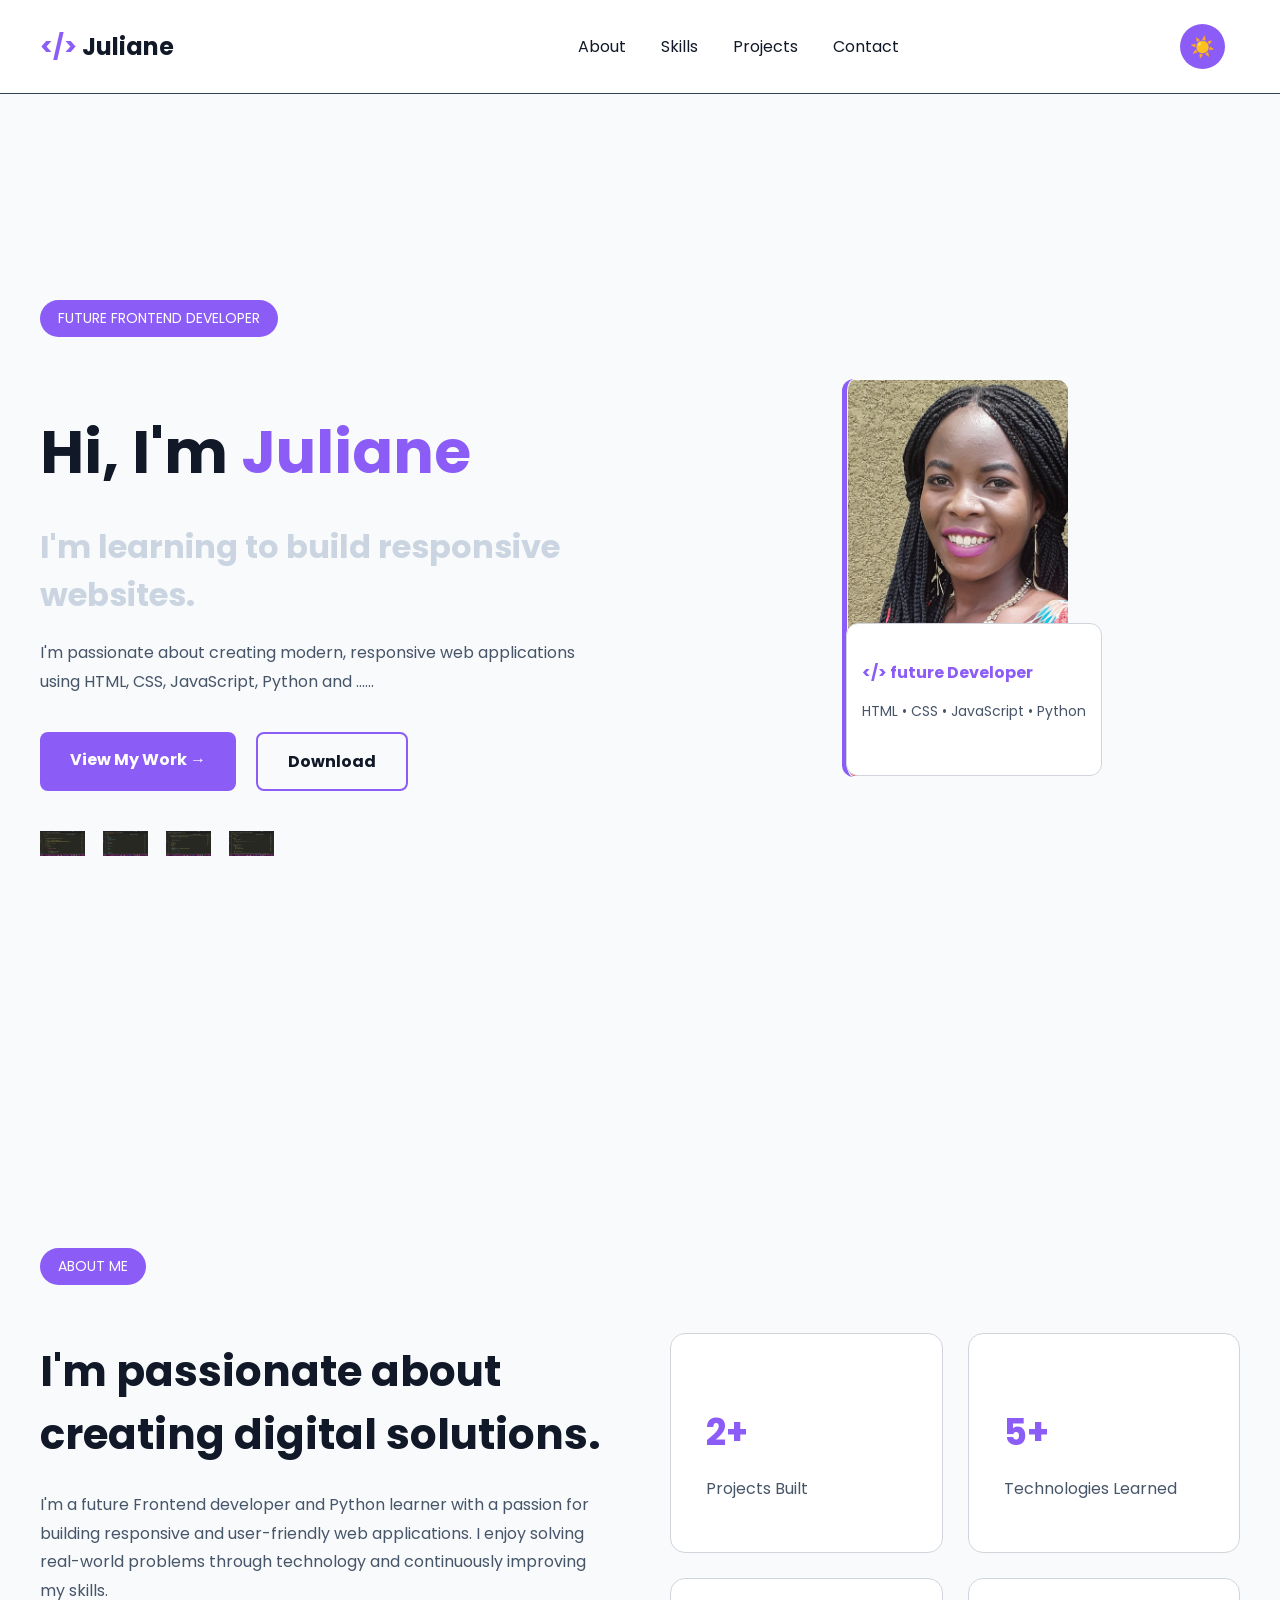
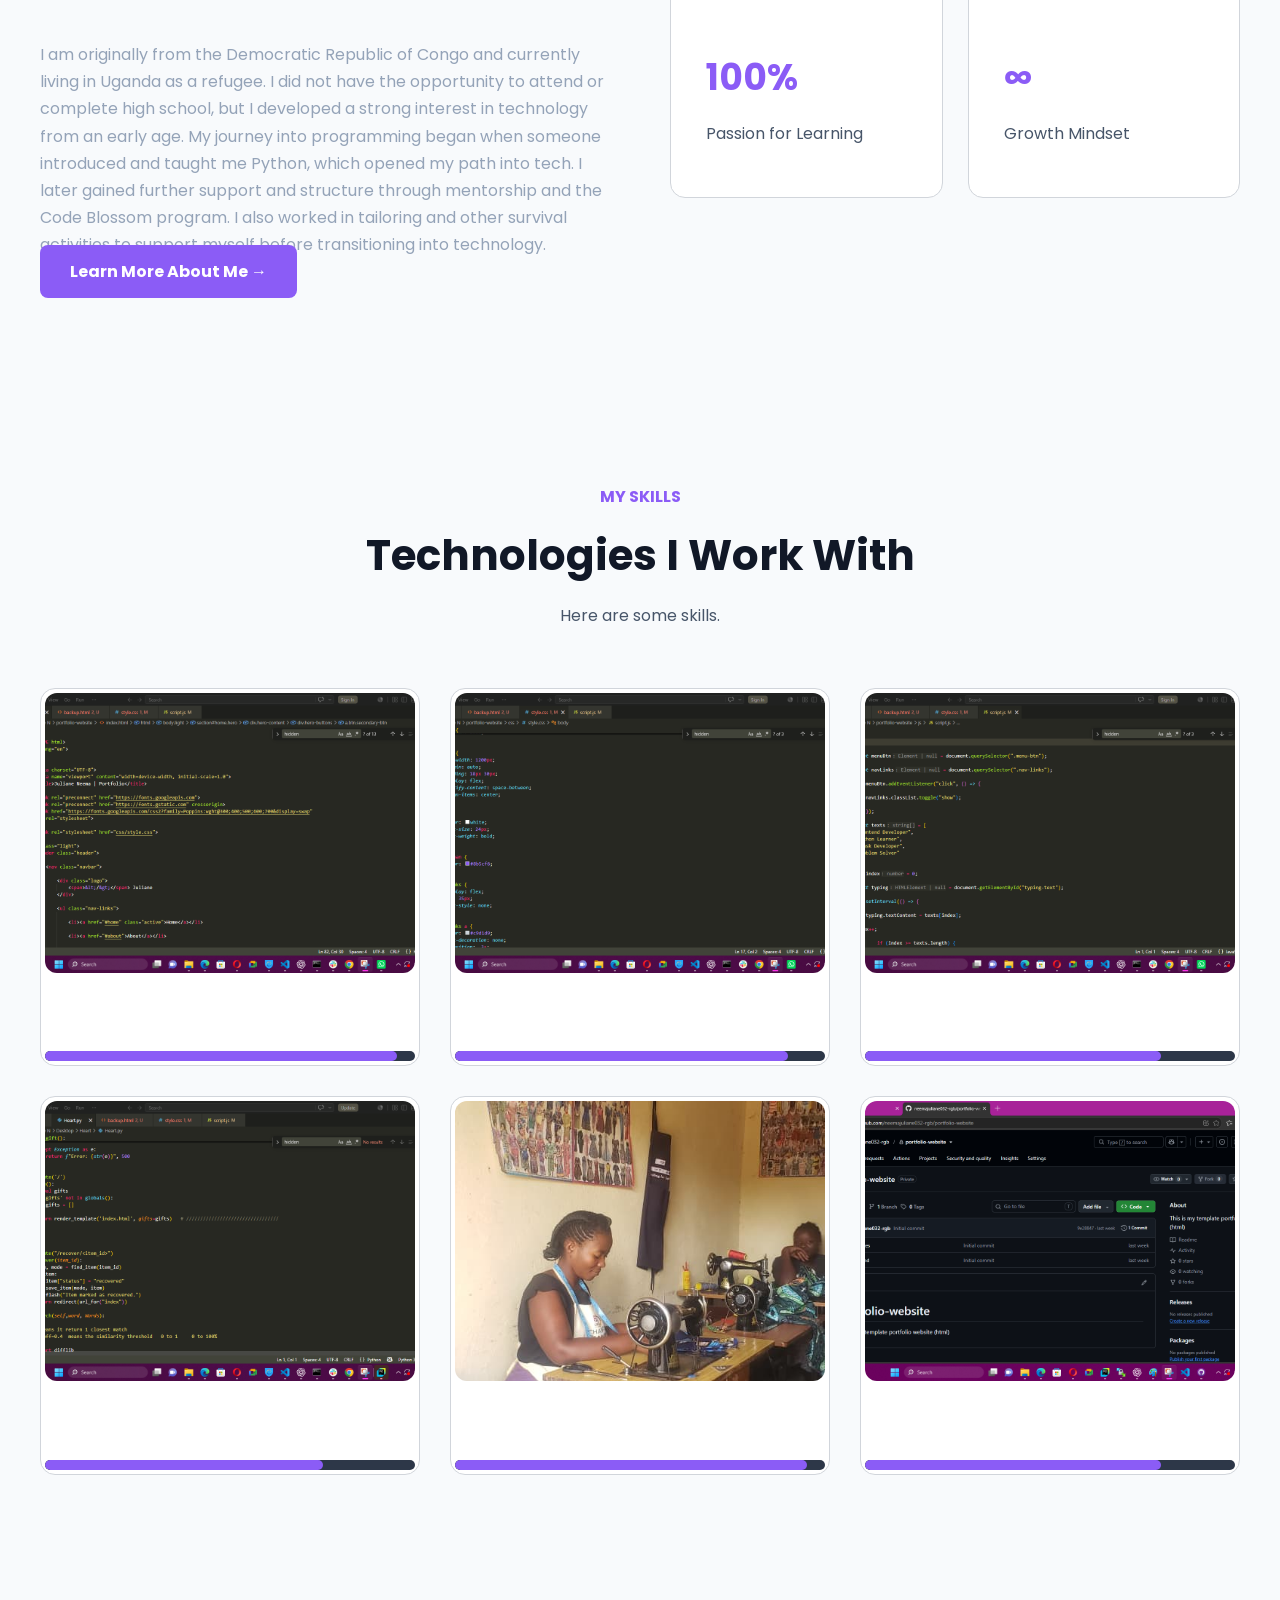
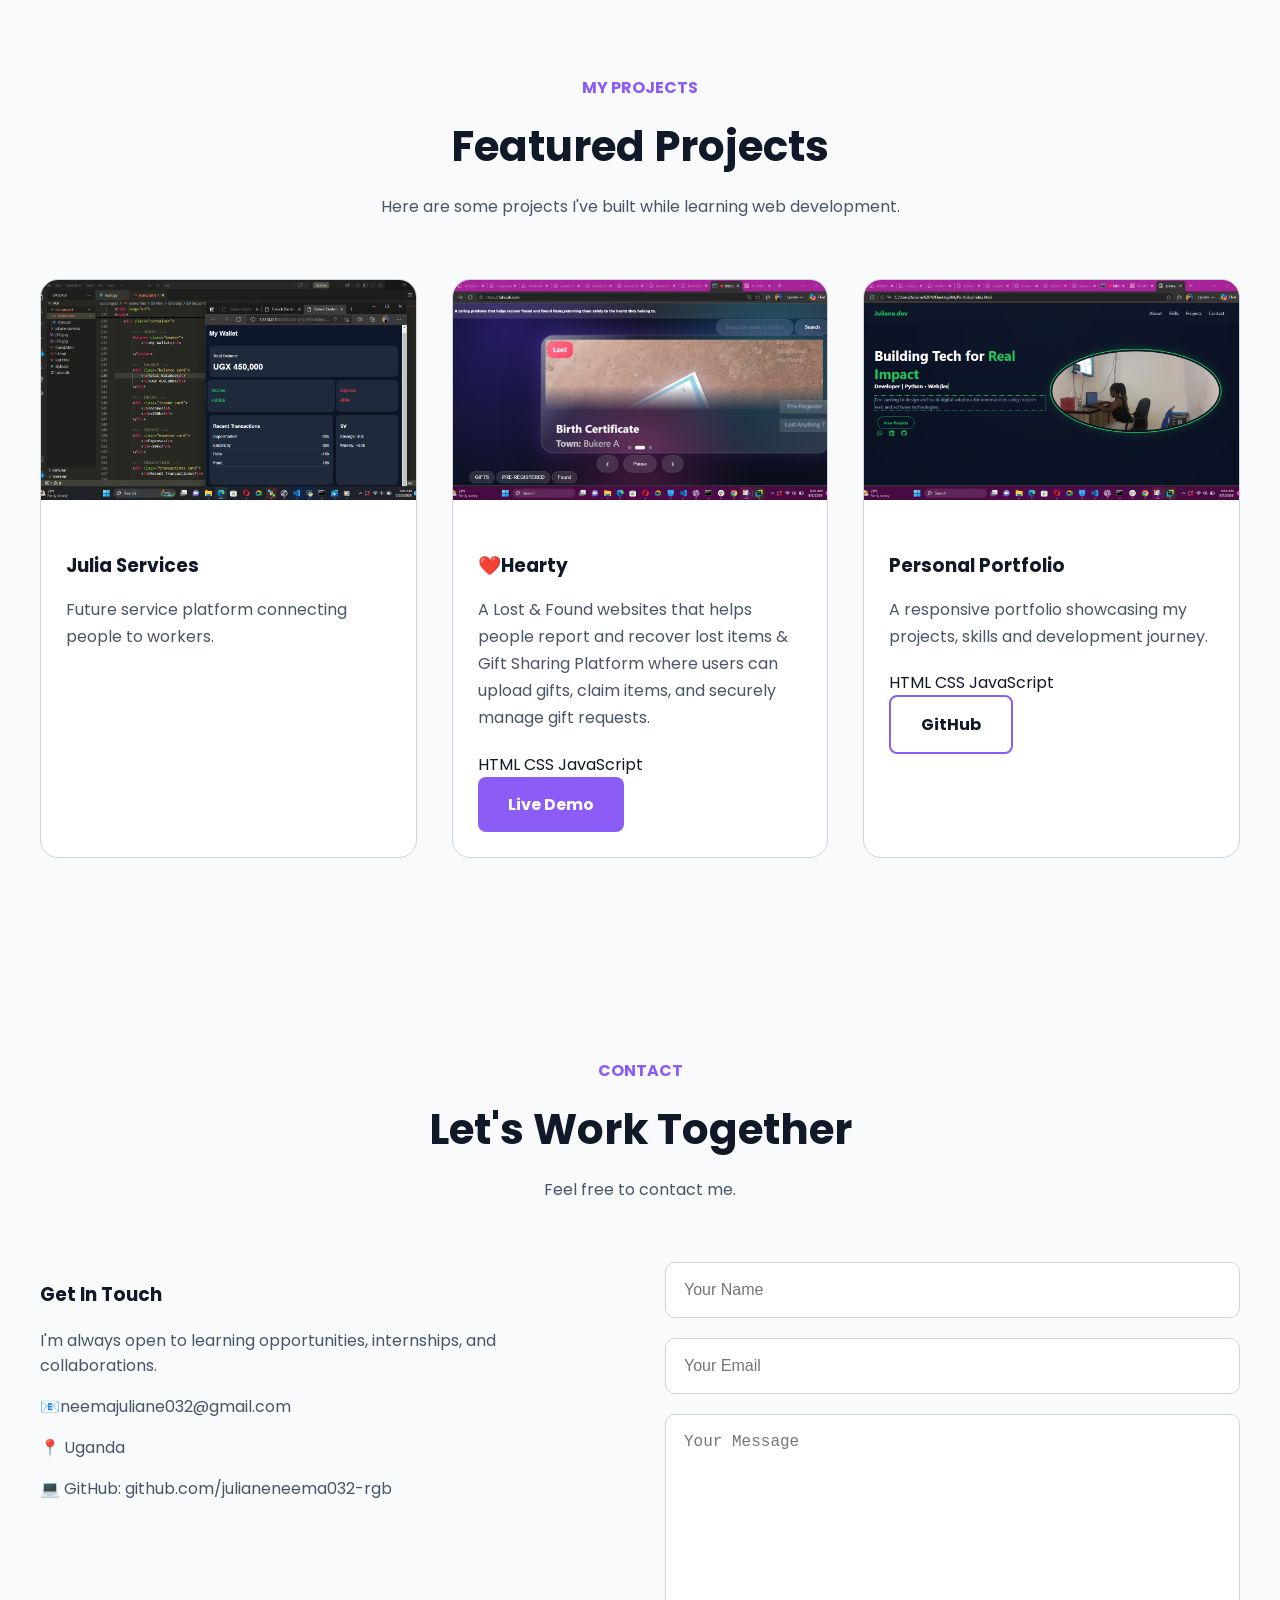
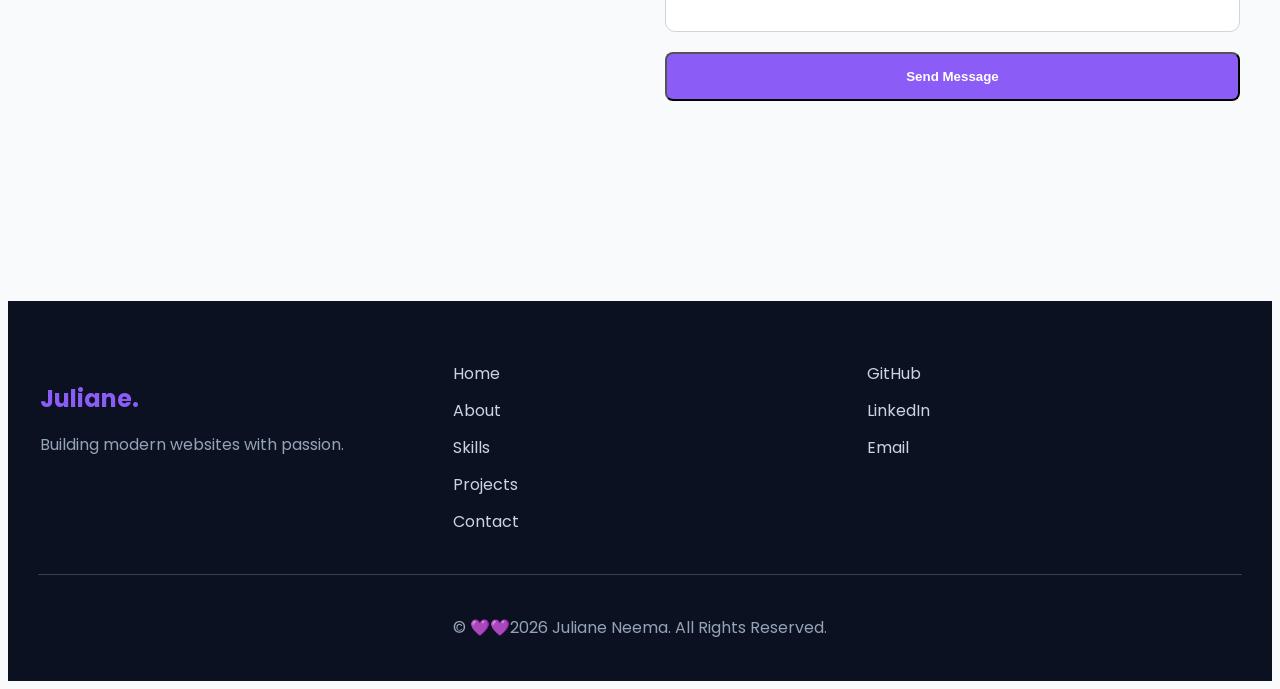
<file: index.html>
<!DOCTYPE html>
<html lang="en">

<head>
    <meta charset="UTF-8">
    <meta name="viewport" content="width=device-width, initial-scale=1.0">
    <title>Juliane Neema | Portfolio</title>

    <link rel="preconnect" href="https://fonts.googleapis.com">
    <link rel="preconnect" href="https://fonts.gstatic.com" crossorigin>
    <link href="https://fonts.googleapis.com/css2?family=Poppins:wght@300;400;500;600;700&display=swap"
        rel="stylesheet">

    <link rel="stylesheet" href="css/style.css">
</head>
<body class="light">


    <header class="header">

        <nav class="navbar">

            <div class="logo">
                <span>&lt;/&gt;</span> Juliane
            </div>

            <ul class="nav-links">

                <li><a href="#home" class="active">Home</a></li>

                <li><a href="#about">About</a></li>

                <li><a href="#skills">Skills</a></li>

                <li><a href="#projects">Projects</a></li>

                <li><a href="#contact">Contact</a></li>

            </ul>

            <div class="menu-btn">

                ☰

            </div>

            <button id="theme-toggle" class="theme-btn">

                ☀️

            </button>

        </nav>

    </header>



    <section id="home" class="hero">

        
        <div class="hero-content">

            <span class="hero-tag">FUTURE FRONTEND DEVELOPER</span>

            <h1>
                Hi, I'm
                <span>Juliane</span>
            </h1>

            <h2 id="typing-text">
                I'm learning to build responsive websites.
            </h2>

            <p>
                I'm passionate about creating modern, responsive web applications
                using HTML, CSS, JavaScript, Python and ......
            </p>

            <div class="hero-buttons">

                <a href="#projects" class="btn primary-btn">
                    View My Work →
                </a>

                <a href="cv.pdf" class="btn secondary-btn">
                    Download 
                </a>

            </div>

            <div class="tech-icons">

                <img src="image/html.png" alt="HTML">

                <img src="image/css.png" alt="CSS">

                <img src="image/js.png" alt="JavaScript">

                <img src="image/python.png" alt="Python">

                

            </div>

        </div>

        
        <div class="hero-image">

            <div class="circle"></div>

            <img src="image/july.jpg" alt="Juliane">

            <div class="floating-card">

                <h4>&lt;/&gt; future Developer</h4>

                <p>HTML • CSS • JavaScript • Python</p>

            </div>

        </div>

    </section>


    <section id="about" class="about hidden">

      
        <div class="about-content">

            <span class="section-tag">
                ABOUT ME
            </span>

            <h2>
                I'm passionate about creating digital solutions.
            </h2>

            <p>
                I'm a future Frontend developer and Python learner with a passion for
                building responsive and user-friendly web applications.
                I enjoy solving real-world problems through technology and
                continuously improving my skills.
            </p>
            <p style="max-width:800px;margin:auto;color:#94a3b8;line-height:1.7;">
                I am  originally from the Democratic Republic of Congo and currently living in
                Uganda as a refugee. I did
                not have the opportunity to attend or complete high school, but I developed a strong interest in technology from an
                early age.
                My journey into programming began when someone introduced and taught me Python, which opened my path into tech. I
                later
                gained further support and structure through mentorship and the Code Blossom program.
                I also worked in tailoring and other survival activities to support myself before transitioning into technology.
                
            </p>

            <a href="#contact" class="btn primary-btn">
                Learn More About Me →
            </a>

        </div>

        
        <div class="about-cards">

            <div class="card">

                <h3>2+</h3>

                <p>Projects Built</p>

            </div>

            <div class="card">

                <h3>5+</h3>

                <p>Technologies Learned</p>

            </div>

            <div class="card">

                <h3>100%</h3>

                <p>Passion for Learning</p>

            </div>

            <div class="card">

                <h3>∞</h3>

                <p>Growth Mindset</p>

            </div>

        </div>

    </section>


    <section id="skills" class="skills hidden">

        <div class="section-title">

            <span>MY SKILLS</span>

            <h2>Technologies I Work With</h2>

            <p>
                Here are some skills.
            </p>

        </div>

        <div class="skills-container">

            
            <div class="skill-card hidden">

                <img src="image/html.png" alt="HTML">

                <h3>HTML</h3>

                <div class="progress">

                    <div class="progress-bar html">
                        <span>95%</span>
                    </div>

                </div>

            </div>

            
            <div class="skill-card hidden">

                <img src="image/css.png" alt="CSS">

                <h3>CSS</h3>

                <div class="progress">

                    <div class="progress-bar css">
                        <span>90%</span>
                    </div>

                </div>

            </div>

            
            <div class="skill-card hidden">

                <img src="image/js.png" alt="JavaScript">

                <h3>JavaScript</h3>

                <div class="progress">

                    <div class="progress-bar js">
                        <span>70%</span>
                    </div>

                </div>

            </div>

            
            <div class="skill-card hidden">

                <img src="image/python.png" alt="Python">

                <h3>Python</h3>

                <div class="progress">

                    <div class="progress-bar python">
                        <span>60%</span>
                    </div>

                </div>

            </div>

            
            <div class="skill-card hidden">

                <img src="image/tailoring.jpeg" alt="tailoring">

                <h3>Tailoring</h3>

                <div class="progress">

                    <div class="progress-bar tailoring">
                        <span>95%</span>
                    </div>

                </div>

            </div>

            
            <div class="skill-card hidden">

                <img src="image/git.png" alt="Git">

                <h3>Git & GitHub</h3>

                <div class="progress">

                    <div class="progress-bar git">
                        <span>80%</span>
                    </div>

                </div>

            </div>

        </div>

    </section>


    <section id="projects" class="projects hidden">

        <div class="section-title">

            <span>MY PROJECTS</span>

            <h2>Featured Projects</h2>

            <p>
                Here are some projects I've built while learning web development.
            </p>

        </div>

        <div class="projects-container">

            
            <div class="project-card hidden">

                <img src="image/julian.png" alt="connect your works whith customas">
                <div class="project-content">
                    <h3>Julia Services</h3>
                    <p>Future service platform connecting people to workers.</p>

                </div>

            </div>

            
            <div class="project-card hidden">

                <img src="image/lost.png" alt="FindIt">

                <div class="project-content">

                    <h3>❤️Hearty</h3>

                    <p>
                        A Lost & Found websites that helps people report
                        and recover lost items & Gift Sharing Platform where users can upload gifts,
                        claim items, and securely manage gift requests.
                    </p>

                    <div class="project-tech">

                        <span>HTML</span>
                        <span>CSS</span>
                        <span>JavaScript</span>

                    </div>

                    <div class="project-buttons">

                        <a href="https://tafazali.com" class="btn primary-btn">Live Demo</a>

                    </div>

                </div>

            </div>

           
            <div class="project-card hidden">

                <img src="image/mypotfolio1.png" alt="Portfolio">

                <div class="project-content">

                    <h3>Personal Portfolio</h3>

                    <p>
                        A responsive portfolio showcasing my projects,
                        skills and development journey.
                    </p>

                    <div class="project-tech">

                        <span>HTML</span>
                        <span>CSS</span>
                        <span>JavaScript</span>

                    </div>

                    <div class="project-buttons">

                        <a href="https://github.com/neemajuliane032-rgb" class="btn secondary-btn">GitHub</a>

                    </div>
                </div>

            </div>

        </div>

    </section>


    <section id="contact" class="contact hidden">

        <div class="section-title">

            <span>CONTACT</span>

            <h2>Let's Work Together</h2>

            <p>
                 Feel free to contact me.
            </p>

        </div>

        <div class="contact-container">

            
            <div class="contact-info">

                <h3>Get In Touch</h3>

                <p>
                    I'm always open to learning opportunities, internships,
                     and collaborations.
                </p>

                <div class="info">

                    <p>📧neemajuliane032@gmail.com</p>

                    <p>📍 Uganda</p>

                    <p>💻 GitHub: github.com/julianeneema032-rgb</p>

                </div>

            </div>

            
            <form id="contact-form">

                <input type="text" id="name" placeholder="Your Name">

                <input type="email" id="email" placeholder="Your Email">

                <textarea id="message" placeholder="Your Message"></textarea>

                <button class="btn primary-btn">
                    Send Message
                </button>

            </form>

        </div>

    </section>


    <footer class="footer">

        <div class="footer-content">

            <div class="footer-logo">

                <h2>Juliane.</h2>

                <p>
                    Building modern websites with passion.
                </p>

            </div>

            <div class="footer-links">

                <a href="#home">Home</a>

                <a href="#about">About</a>

                <a href="#skills">Skills</a>

                <a href="#projects">Projects</a>

                <a href="#contact">Contact</a>

            </div>

            <div class="footer-social">

                <a href="#">GitHub</a>

                <a href="#">LinkedIn</a>

                <a href="#">Email</a>

            </div>

        </div>

        <hr>

        <p class="copyright">

            © 💜💜2026 Juliane Neema. All Rights Reserved.

        </p>

    </footer>



    <button id="topBtn">
        ↑
    </button>

    <script src="js/script.js"></script>
</body>
</html>
</file>
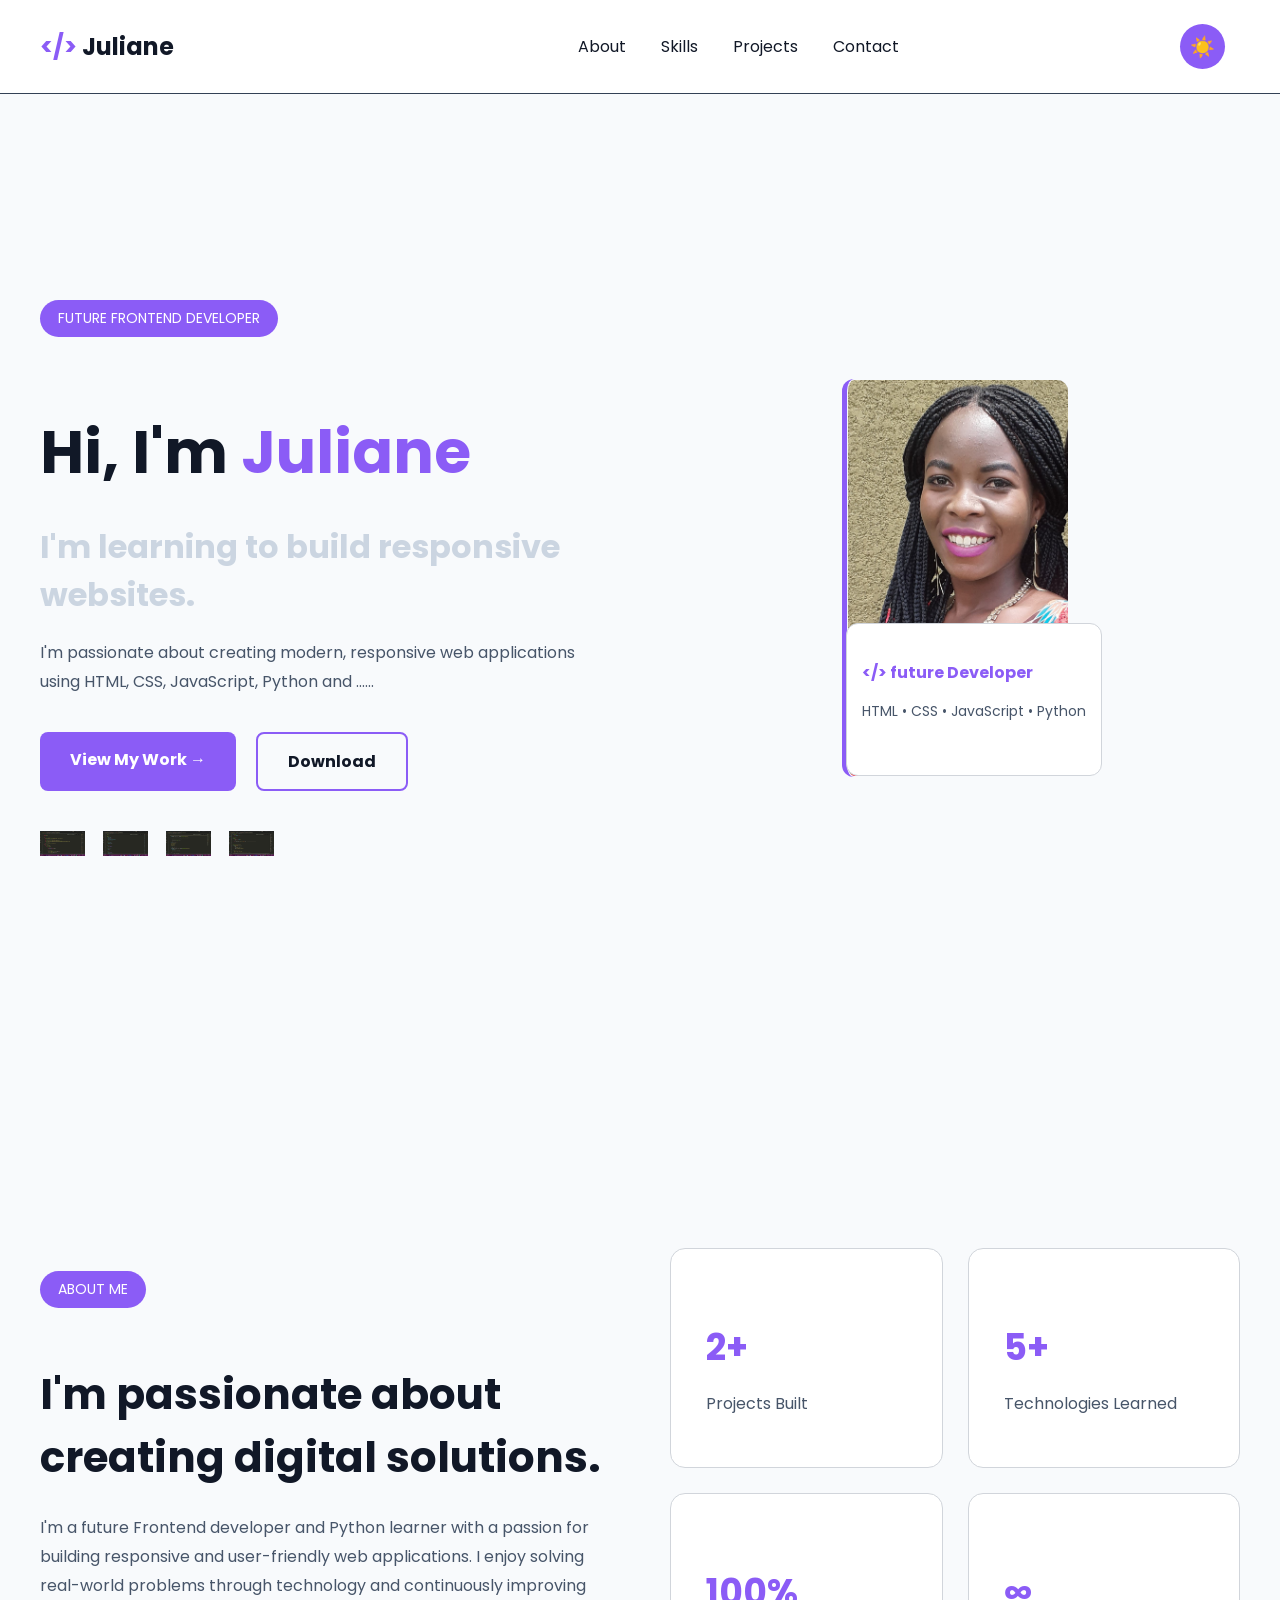
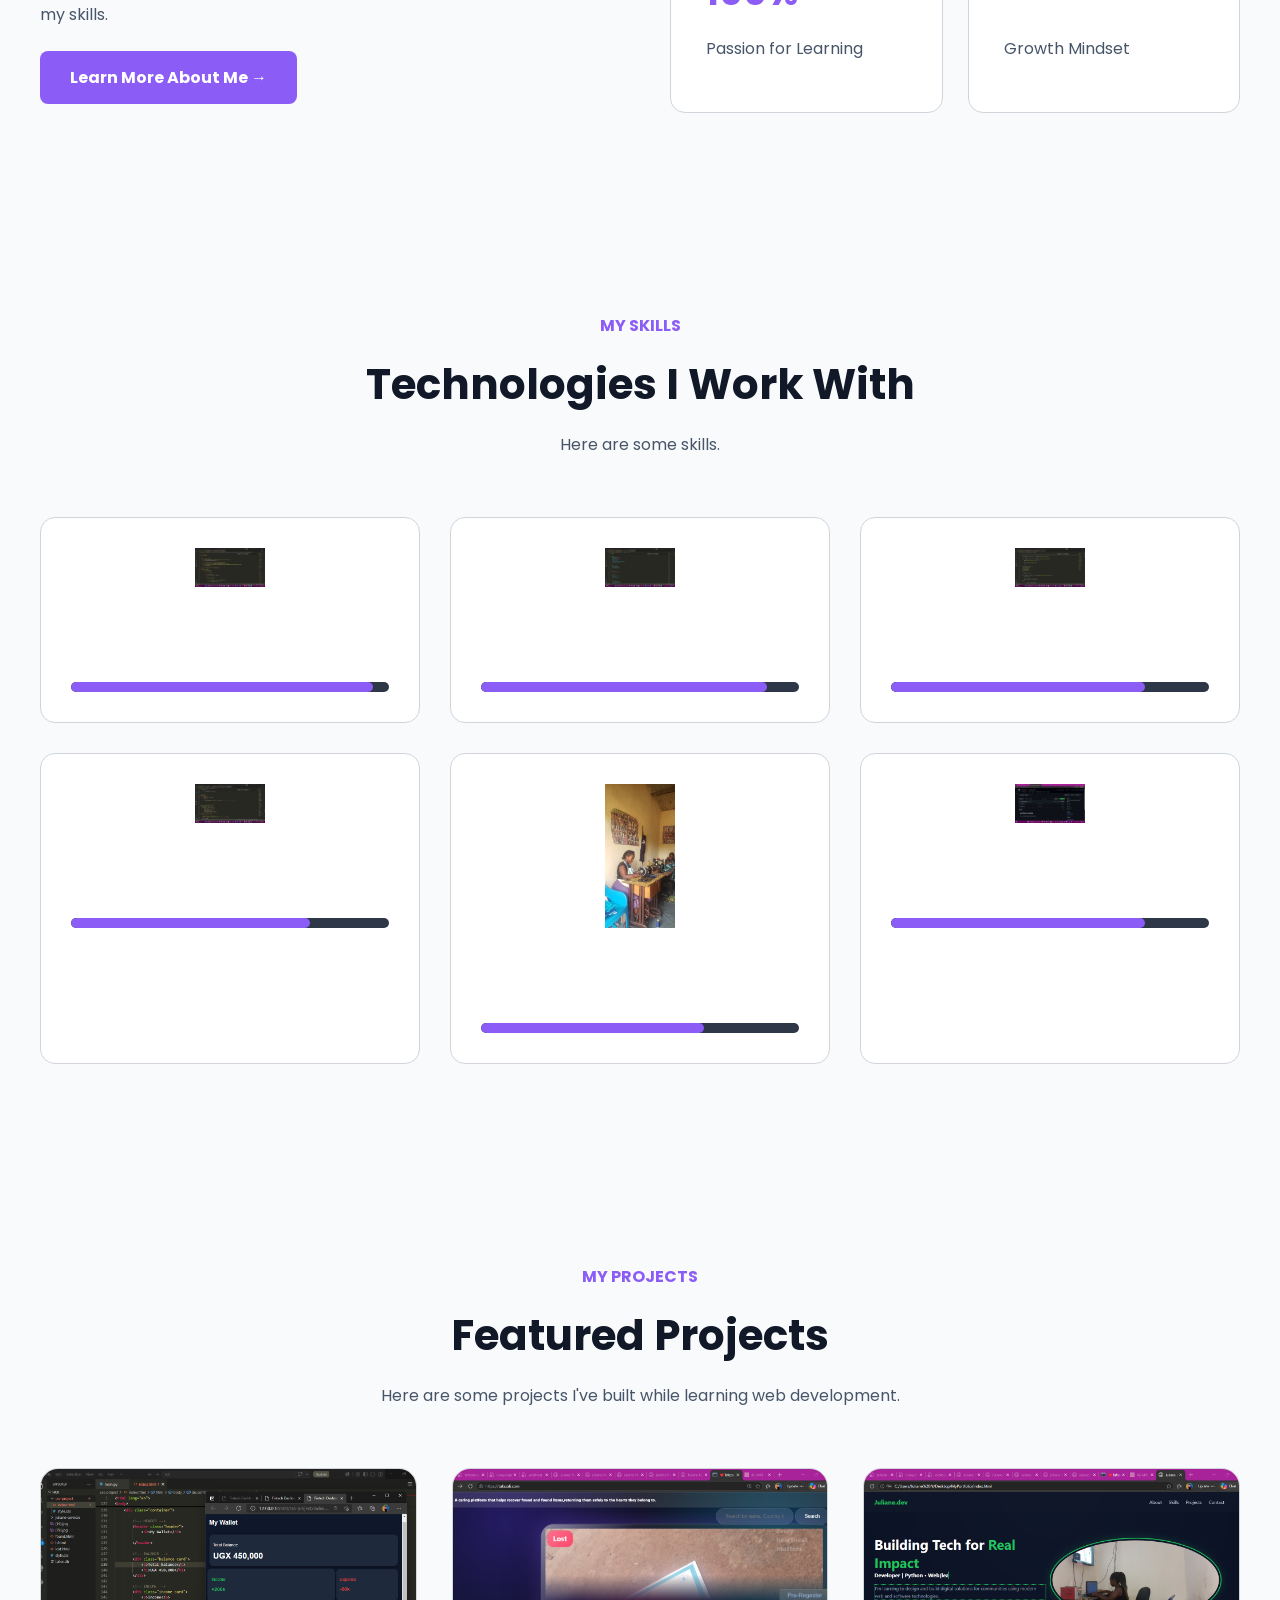
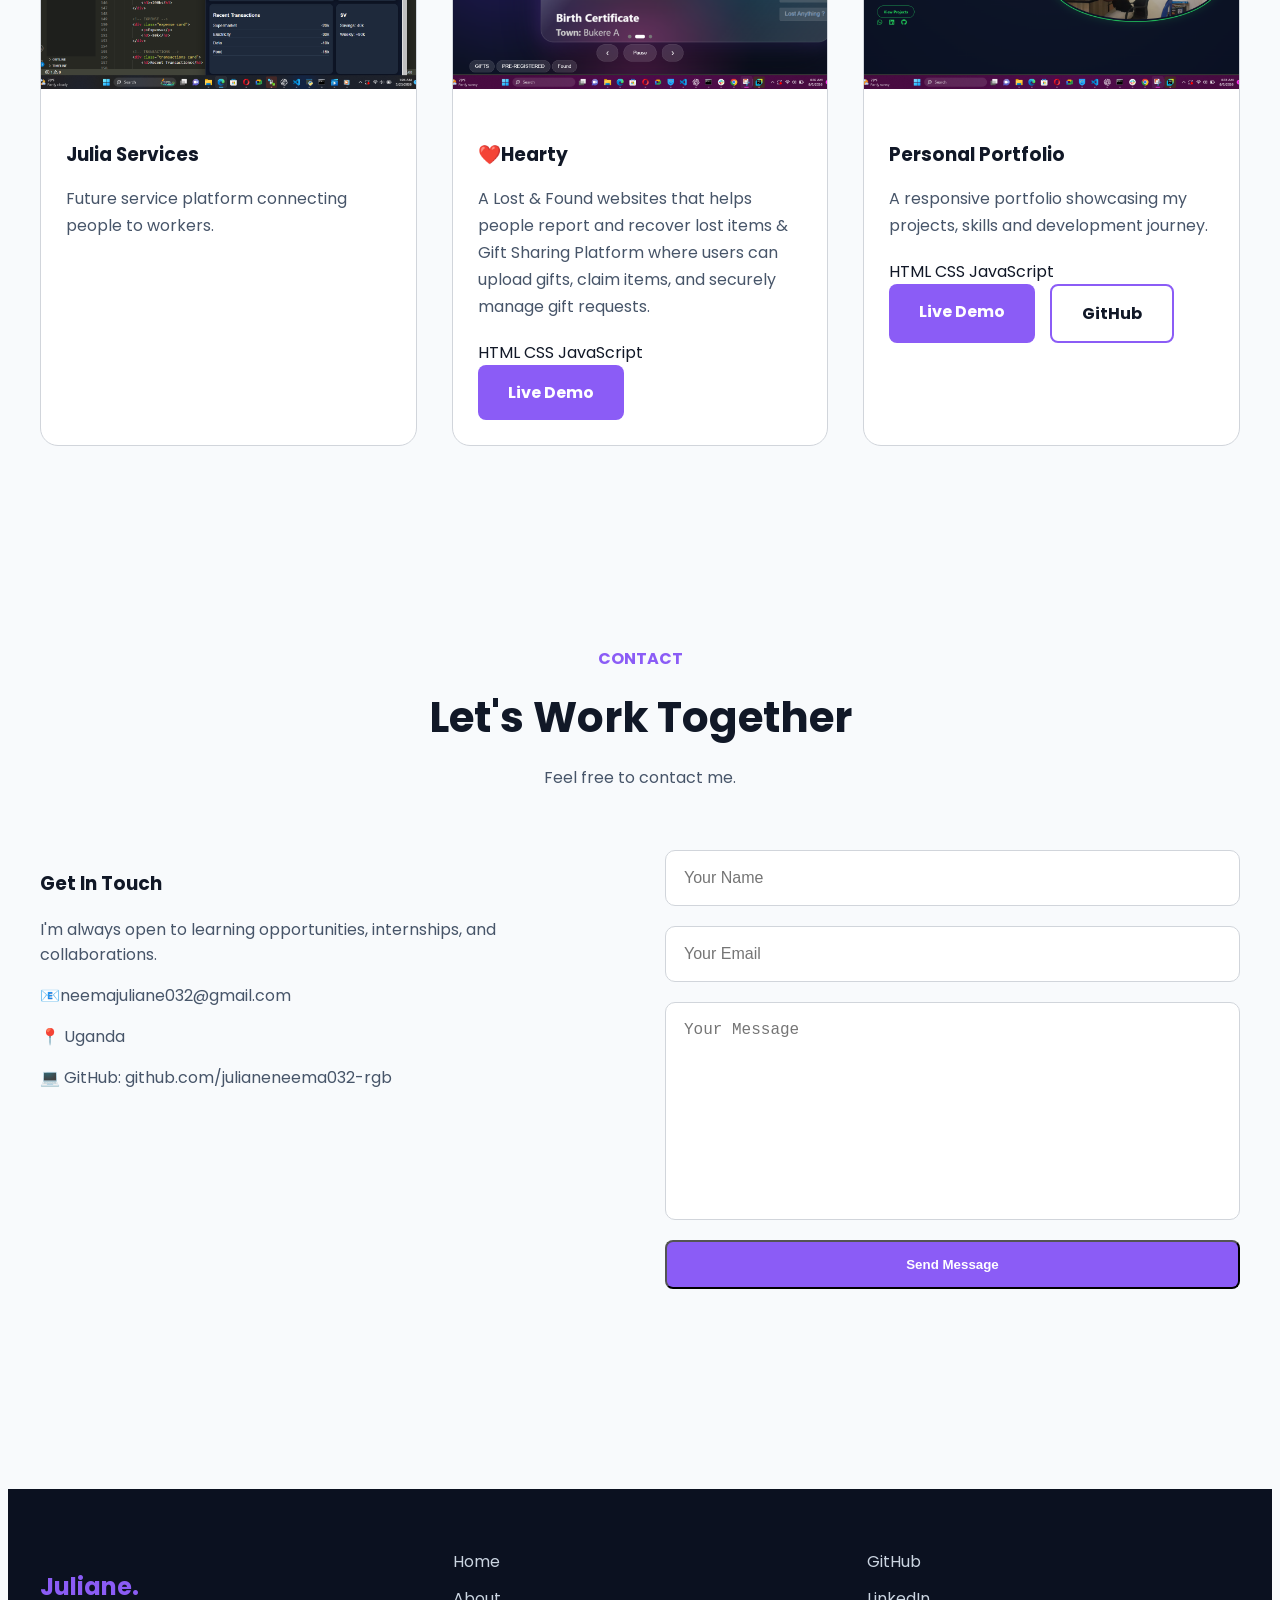
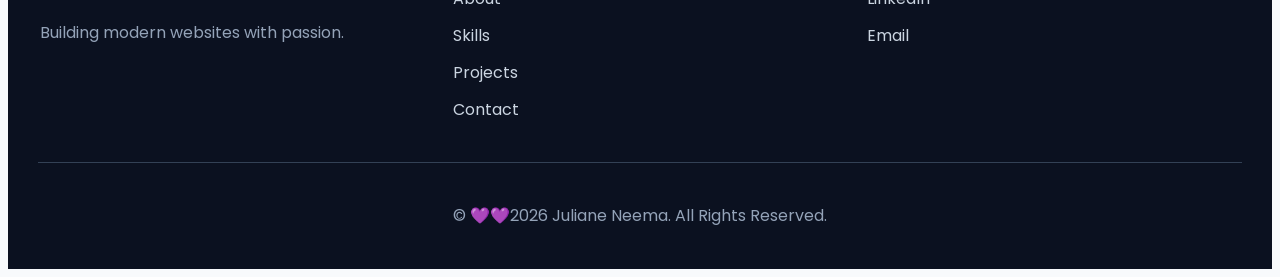
<file: portfolio-website/index.html>
<!DOCTYPE html>
<html lang="en">

<head>
    <meta charset="UTF-8">
    <meta name="viewport" content="width=device-width, initial-scale=1.0">
    <title>Juliane Neema | Portfolio</title>

    <link rel="preconnect" href="https://fonts.googleapis.com">
    <link rel="preconnect" href="https://fonts.gstatic.com" crossorigin>
    <link href="https://fonts.googleapis.com/css2?family=Poppins:wght@300;400;500;600;700&display=swap"
        rel="stylesheet">

    <link rel="stylesheet" href="css/style.css">
</head>
<body class="light">
    <header class="header">

        <nav class="navbar">

            <div class="logo">
                <span>&lt;/&gt;</span> Juliane
            </div>

            <ul class="nav-links">

                <li><a href="#home" class="active">Home</a></li>

                <li><a href="#about">About</a></li>

                <li><a href="#skills">Skills</a></li>

                <li><a href="#projects">Projects</a></li>

                <li><a href="#contact">Contact</a></li>

            </ul>

            <div class="menu-btn">

                ☰

            </div>

            <button id="theme-toggle" class="theme-btn">

                ☀️

            </button>

        </nav>

    </header>
    <section id="home" class="hero">

        
        <div class="hero-content">

            <span class="hero-tag">FUTURE FRONTEND DEVELOPER</span>

            <h1>
                Hi, I'm
                <span>Juliane</span>
            </h1>

            <h2 id="typing-text">
                I'm learning to build responsive websites.
            </h2>

            <p>
                I'm passionate about creating modern, responsive web applications
                using HTML, CSS, JavaScript, Python and ......
            </p>

            <div class="hero-buttons">

                <a href="#projects" class="btn primary-btn">
                    View My Work →
                </a>

                <a href="cv.pdf" class="btn secondary-btn">
                    Download 
                </a>

            </div>

            <div class="tech-icons">

                <img src="image/html.png" alt="HTML">

                <img src="image/css.png" alt="CSS">

                <img src="image/js.png" alt="JavaScript">

                <img src="image/python.png" alt="Python">

                

            </div>

        </div>

        
        <div class="hero-image">

            <div class="circle"></div>

            <img src="image/july.jpg" alt="Juliane">

            <div class="floating-card">

                <h4>&lt;/&gt; future Developer</h4>

                <p>HTML • CSS • JavaScript • Python</p>

            </div>

        </div>

    </section>

    <section id="about" class="about hidden">

      
        <div class="about-content">

            <span class="section-tag">
                ABOUT ME
            </span>

            <h2>
                I'm passionate about creating digital solutions.
            </h2>

            <p>
                I'm a future Frontend developer and Python learner with a passion for
                building responsive and user-friendly web applications.
                I enjoy solving real-world problems through technology and
                continuously improving my skills.
            </p>

            <a href="#contact" class="btn primary-btn">
                Learn More About Me →
            </a>

        </div>

        
        <div class="about-cards">

            <div class="card">

                <h3>2+</h3>

                <p>Projects Built</p>

            </div>

            <div class="card">

                <h3>5+</h3>

                <p>Technologies Learned</p>

            </div>

            <div class="card">

                <h3>100%</h3>

                <p>Passion for Learning</p>

            </div>

            <div class="card">

                <h3>∞</h3>

                <p>Growth Mindset</p>

            </div>

        </div>

    </section>

    <section id="skills" class="skills hidden">

        <div class="section-title">

            <span>MY SKILLS</span>

            <h2>Technologies I Work With</h2>

            <p>
                Here are some skills.
            </p>

        </div>

        <div class="skills-container">

            
            <div class="skill-card hidden">

                <img src="image/html.png" alt="HTML">

                <h3>HTML</h3>

                <div class="progress">

                    <div class="progress-bar html">
                        <span>95%</span>
                    </div>

                </div>

            </div>

            
            <div class="skill-card hidden">

                <img src="image/css.png" alt="CSS">

                <h3>CSS</h3>

                <div class="progress">

                    <div class="progress-bar css">
                        <span>90%</span>
                    </div>

                </div>

            </div>

            
            <div class="skill-card hidden">

                <img src="image/js.png" alt="JavaScript">

                <h3>JavaScript</h3>

                <div class="progress">

                    <div class="progress-bar js">
                        <span>70%</span>
                    </div>

                </div>

            </div>

            
            <div class="skill-card hidden">

                <img src="image/python.png" alt="Python">

                <h3>Python</h3>

                <div class="progress">

                    <div class="progress-bar python">
                        <span>60%</span>
                    </div>

                </div>

            </div>

            
            <div class="skill-card hidden">

                <img src="image/tailoring.jpeg" alt="tailoring">

                <h3>Tailoring</h3>

                <div class="progress">

                    <div class="progress-bar tailoring">
                        <span>95%</span>
                    </div>

                </div>

            </div>

            
            <div class="skill-card hidden">

                <img src="image/git.png" alt="Git">

                <h3>Git & GitHub</h3>

                <div class="progress">

                    <div class="progress-bar git">
                        <span>80%</span>
                    </div>

                </div>

            </div>

        </div>

    </section>

    <section id="projects" class="projects hidden">

        <div class="section-title">

            <span>MY PROJECTS</span>

            <h2>Featured Projects</h2>

            <p>
                Here are some projects I've built while learning web development.
            </p>

        </div>

        <div class="projects-container">

            
            <div class="project-card hidden">

                <img src="image/julian.png" alt="connect your works whith customas">
                <div class="project-content">
                    <h3>Julia Services</h3>
                    <p>Future service platform connecting people to workers.</p>

                </div>

            </div>

            
            <div class="project-card hidden">

                <img src="image/lost.png" alt="FindIt">

                <div class="project-content">

                    <h3>❤️Hearty</h3>

                    <p>
                        A Lost & Found websites that helps people report
                        and recover lost items & Gift Sharing Platform where users can upload gifts,
                        claim items, and securely manage gift requests.
                    </p>

                    <div class="project-tech">

                        <span>HTML</span>
                        <span>CSS</span>
                        <span>JavaScript</span>

                    </div>

                    <div class="project-buttons">

                        <a href="#" class="btn primary-btn">Live Demo</a>

                    </div>

                </div>

            </div>

           
            <div class="project-card hidden">

                <img src="image/mypotfolio1.png" alt="Portfolio">

                <div class="project-content">

                    <h3>Personal Portfolio</h3>

                    <p>
                        A responsive portfolio showcasing my projects,
                        skills and development journey.
                    </p>

                    <div class="project-tech">

                        <span>HTML</span>
                        <span>CSS</span>
                        <span>JavaScript</span>

                    </div>

                    <div class="project-buttons">

                        <a href="#" class="btn primary-btn">Live Demo</a>

                        <a href="#" class="btn secondary-btn">GitHub</a>

                    </div>

                </div>

            </div>

        </div>

    </section>

    <section id="contact" class="contact hidden">

        <div class="section-title">

            <span>CONTACT</span>

            <h2>Let's Work Together</h2>

            <p>
                 Feel free to contact me.
            </p>

        </div>

        <div class="contact-container">

            
            <div class="contact-info">

                <h3>Get In Touch</h3>

                <p>
                    I'm always open to learning opportunities, internships,
                     and collaborations.
                </p>

                <div class="info">

                    <p>📧neemajuliane032@gmail.com</p>

                    <p>📍 Uganda</p>

                    <p>💻 GitHub: github.com/julianeneema032-rgb</p>

                </div>

            </div>

            
            <form id="contact-form">

                <input type="text" id="name" placeholder="Your Name">

                <input type="email" id="email" placeholder="Your Email">

                <textarea id="message" placeholder="Your Message"></textarea>

                <button class="btn primary-btn">
                    Send Message
                </button>

            </form>

        </div>

    </section>

    <footer class="footer">

        <div class="footer-content">

            <div class="footer-logo">

                <h2>Juliane.</h2>

                <p>
                    Building modern websites with passion.
                </p>

            </div>

            <div class="footer-links">

                <a href="#home">Home</a>

                <a href="#about">About</a>

                <a href="#skills">Skills</a>

                <a href="#projects">Projects</a>

                <a href="#contact">Contact</a>

            </div>

            <div class="footer-social">

                <a href="#">GitHub</a>

                <a href="#">LinkedIn</a>

                <a href="#">Email</a>

            </div>

        </div>

        <hr>

        <p class="copyright">

            © 💜💜2026 Juliane Neema. All Rights Reserved.

        </p>

    </footer>

    <button id="topBtn">
        ↑
    </button>

    <script src="js/script.js"></script>
</body>
</html>
</file>
<file: css/style.css>
:root {
    --bg-color: #0f172a;
    --second-bg: #111827;
    --card-bg: #1e293b;
    --primary: #8b5cf6;
    --primary-hover: #7c3aed;
    --text-color: #ffffff;
    --text-secondary: #94a3b8;
    --border-color: #334155;
}

body {
    background: var(--bg-color);
    color: var(--text-secondary);
    font-family: 'Poppins', sans-serif;
    transition: 0.4s ease;
}

.header {
    position: fixed;
    width: 100%;
    top: 0;
    left: 0;
    background: rgba(15, 23, 42, .9);
    backdrop-filter: blur(15px);
    border-bottom: 1px solid var(--border-color);
    z-index: 1000;
}

.navbar {
    max-width: 1200px;
    margin: auto;
    padding: 18px 30px;
    display: flex;
    justify-content: space-between;
    align-items: center;
}

.logo {
    color: white;
    font-size: 24px;
    font-weight: bold;
}

.logo span {
    color: #8b5cf6;
}

.nav-links {
    display: flex;
    gap: 35px;
    list-style: none;
}

.nav-links a {
    color: #c9d1d9;
    text-decoration: none;
    transition: .3s;
    font-size: 16px;
}

.nav-links a:hover {
    color: #8b5cf6;
}

.active {
    color: white !important;
}

.menu-btn {
    display: none;
    color: white;
    font-size: 28px;
    cursor: pointer;
}

.show {
    display: flex !important;
    flex-direction: column;
    position: absolute;
    top: 80px;
    left: 0;
    width: 100%;
    background: #0d1117;
    padding: 25px;
    text-align: center;
    gap: 20px;
}

.hero {
    min-height: 100vh;
    display: flex;
    justify-content: space-between;
    align-items: center;
    max-width: 1200px;
    margin: auto;
    padding: 120px 30px;
    gap: 60px;
}

.hero-content {
    flex: 1;
}

.hero-tag {
    display: inline-block;
    background: #8b5cf6;
    color: white;
    padding: 8px 18px;
    border-radius: 20px;
    font-size: 14px;
    margin-bottom: 20px;
}

.hero h1 {
    font-size: 60px;
    color: white;
    margin-bottom: 15px;
}

.hero h1 span {
    color: var(--primary);
}

.hero h2 {
    color: #cbd5e1;
    margin-bottom: 20px;
    font-size: 32px;
}

.hero p {
    color: #94a3b8;
    line-height: 1.8;
    margin-bottom: 35px;
}

.hero-buttons {
    display: flex;
    gap: 20px;
    margin-bottom: 40px;
}

.btn {
    text-decoration: none;
    padding: 15px 30px;
    border-radius: 8px;
    font-weight: bold;
    transition: .3s;
}

.primary-btn {
    background: var(--primary);
    color: white;
}

.primary-btn:hover {
    background: var(--primary-hover);
}

.secondary-btn {
    border: 2px solid #8b5cf6;
    color: white;
}

.secondary-btn:hover {
    background: #8b5cf6;
}

.tech-icons {
    display: flex;
    gap: 18px;
}

.tech-icons img {
    width: 45px;
    transition: .3s;
}

.tech-icons img:hover {
    transform: translateY(-8px);
}

.circle {
    background: var(--primary);
    box-shadow:
        0 0 60px var(--primary),
        0 0 120px var(--primary),
        0 0 180px var(--primary);
}

.hero-image {
    flex: 1;
    display: flex;
    justify-content: center;
    position: relative;
}

.hero-image img {
    width: 220px;
    position: relative;
    z-index: 2;
    padding: 1px;
    margin: 10px;
    border-left: 5px solid #8b5cf6;
    border-radius: 12px;
}

.floating-card {
    position: absolute;
    right: 138px;
    bottom: 11px;
    background: #161b22;
    padding: 15px;
    border-radius: 12px;
    border: 1px solid rgba(255, 255, 255, .1);
    z-index: 10;
}

.floating-card h4 {
    color: #8b5cf6;
    margin-bottom: 10px;
}

.floating-card p {
    color: #cbd5e1;
    font-size: 14px;
}

.about {
    max-width: 1200px;
    margin: auto;
    padding: 100px 30px;
    display: flex;
    justify-content: space-between;
    align-items: center;
    gap: 60px;
}

.about-content {
    flex: 1;
}

.section-tag {
    display: inline-block;
    background: #8b5cf6;
    color: white;
    padding: 8px 18px;
    border-radius: 20px;
    margin-bottom: 20px;
    font-size: 14px;
}

.about-content h2 {
    font-size: 42px;
    color: white;
    margin-bottom: 25px;
}

.about-content p {
    color: #94a3b8;
    line-height: 1.8;
    margin-bottom: 35px;
}

.about-cards {
    flex: 1;
    display: grid;
    grid-template-columns: repeat(2, 1fr);
    gap: 25px;
}

.card {
    background: var(--card-bg);
    border: 1px solid var(--border-color);
    padding: 35px;
    border-radius: 15px;
    transition: .3s;
}

.card h3 {
    color: #8b5cf6;
    font-size: 36px;
    margin-bottom: 10px;
}

.card p {
    color: #cbd5e1;
}

/*=========================
      Skills
=========================*/
.skills {
    max-width: 1200px;
    margin: auto;
    padding: 100px 30px;
}

.section-title {
    text-align: center;
    margin-bottom: 60px;
}

.section-title span {
    color: #8b5cf6;
    font-weight: bold;
}

.section-title h2 {
    font-size: 42px;
    color: white;
    margin: 15px 0;
}

.section-title p {
    color: #94a3b8;
}

.skills-container {
    display: grid;
    grid-template-columns: repeat(auto-fit, minmax(280px, 1fr));
    gap: 30px;
}

.skill-card {
    background: #161b22;
    padding: 4px;
    border-radius: 15px;
    text-align: center;
    transition: .3s;
   
}

.skill-card img {
    width: 100%;
    height: 280px;
    margin-bottom: 4px;
    object-fit: cover;
    border-radius: 12px;
}

.skill-card h3 {
    color: white;
    margin-bottom: 20px;
}

.progress {
    width: 100%;
    height: 10px;
    background: #2d3748;
    border-radius: 20px;
    overflow: hidden;
}

.progress-bar {
    height: 100%;
    background: #8b5cf6;
    position: relative;
    border-radius: 20px;
}

.progress-bar span {
    position: absolute;
    right: 0;
    top: -28px;
    color: white;
    font-size: 14px;
}

.html {
    width: 95%;
}

.css {
    width: 90%;
}

.js {
    width: 80%;
}

.python {
    width: 75%;
}

.tailoring {
    width: 95%;
}

.git {
    width: 80%;
}


.projects {
    max-width: 1200px;
    margin: auto;
    padding: 100px 30px;
}

.projects-container {
    display: grid;
    grid-template-columns: repeat(auto-fit, minmax(330px, 1fr));
    gap: 35px;
}

.project-card {
    background: #161b22;
    border-radius: 18px;
    overflow: hidden;
    border: 1px solid rgba(255, 255, 255, .08);
    transition: .35s;
}

.project-card img {
    width: 100%;
    height: 220px;
    object-fit: cover;
}

.project-content {
    padding: 25px;
}

.project-content h3 {
    color: white;
    margin-bottom: 15px;
}

.project-content p {
    color: #94a3b8;
    line-height: 1.7;
    margin-bottom: 20px;
}

.project-buttons {
    display: flex;
    gap: 15px;
}

.skill-card:hover,
.project-card:hover,
.card:hover {
    transform: translateY(-10px);
    border-color: var(--primary);
    box-shadow: 0 15px 35px rgba(139, 92, 246, .35);
}

::selection {
    background: var(--primary);
    color: white;
}

.contact {
    max-width: 1200px;
    margin: auto;
    padding: 100px 30px;
}

.contact-container {
    display: grid;
    grid-template-columns: 1fr 1fr;
    gap: 50px;
    align-items: start;
}

#contact-form {
    display: flex;
    flex-direction: column;
    gap: 20px;
}

#contact-form input,
#contact-form textarea {
    background: #161b22;
    border: 1px solid #30363d;
    padding: 18px;
    color: white;
    border-radius: 10px;
    outline: none;
    font-size: 16px;
}

#contact-form textarea {
    height: 180px;
    resize: none;
}

#contact-form input:focus,
#contact-form textarea:focus {
    border-color: #8b5cf6;
}


.hidden {
    opacity: 0;
    transform: translateY(30px);
    transition: opacity .6s ease, transform .6s ease;
}

.in-view {
    opacity: 1;
    transform: translateY(0);
}

.theme-btn {
    width: 45px;
    height: 45px;
    border: none;
    border-radius: 50%;
    background: #8b5cf6;
    color: white;
    font-size: 20px;
    cursor: pointer;
    transition: .3s;
    margin-right: 15px;
}

.theme-btn:hover {
    transform: rotate(180deg);
    background: #7c3aed;
}


body.light {
    background: #f8fafc;
    color: #111827;
}

body.light .header {
    background: white;
}

body.light .logo {
    color: #111827;
}

body.light .nav-links a {
    color: #111827;
}

body.light .hero h1,
body.light .about h2,
body.light .section-title h2,
body.light .project-content h3,
body.light .contact-info h3 {
    color: #111827;
}

body.light .hero p,
body.light .about p,
body.light .section-title p,
body.light .project-content p,
body.light .contact-info p {
    color: #475569;
}

body.light .card,
body.light .skill-card,
body.light .project-card,
body.light #contact-form input,
body.light #contact-form textarea,
body.light .floating-card {
    background: white;
    color: #111827;
    border: 1px solid #d1d5db;
}

body.light .secondary-btn {
    color: #111827;
}

body.light .secondary-btn:hover {
    color: white;
}

.footer {
    background: #0b1120;
    padding: 60px 30px 25px;
    margin-top: 100px;
}

.footer-content {
    max-width: 1200px;
    margin: auto;
    display: grid;
    grid-template-columns: repeat(auto-fit, minmax(250px, 1fr));
    gap: 40px;
}

.footer-logo h2 {
    color: #8b5cf6;
    margin-bottom: 15px;
}

.footer-logo p {
    color: #94a3b8;
}

.footer-links {
    display: flex;
    flex-direction: column;
    gap: 12px;
}

.footer-links a {
    text-decoration: none;
    color: #cbd5e1;
    transition: .3s;
}

.footer-links a:hover {
    color: #8b5cf6;
}

.footer-social {
    display: flex;
    flex-direction: column;
    gap: 12px;
}

.footer-social a {
    color: #cbd5e1;
    text-decoration: none;
    transition: .3s;
}

.footer-social a:hover {
    color: #8b5cf6;
}

.footer hr {
    margin: 40px 0;
    border: none;
    border-top: 1px solid #334155;
}

.copyright {
    text-align: center;
    color: #94a3b8;
}

#topBtn {
    position: fixed;
    right: 25px;
    bottom: 25px;
    width: 50px;
    height: 50px;
    border: none;
    border-radius: 50%;
    background: #8b5cf6;
    color: white;
    font-size: 22px;
    cursor: pointer;
    display: none;
    transition: .3s;
    z-index: 999;
}

#topBtn:hover {
    background: #7c3aed;
    transform: translateY(-5px);
}


@media(max-width:768px) {
    .nav-links {
        display: none;
    }

    

    .menu-btn {
        display: block;
    }

    .hero {
        flex-direction: column-reverse;
        text-align: center;
        padding-top: 150px;
    }

    .hero-buttons {
        justify-content: center;
    }

    .tech-icons {
        justify-content: center;
    }

    .hero h1 {
        font-size: 42px;
    }

    .hero h2 {
        font-size: 24px;
    }

    .hero-image img {
        width: 260px;
    }

    .circle {
        width: 260px;
        height: 260px;
    }

    .about {
        flex-direction: column;
        text-align: center;
    }

    .about-cards {
        grid-template-columns: 1fr;
        width: 100%;
    }

    .contact-container {
        grid-template-columns: 1fr;
    }
}
</file>
<file: portfolio-website/css/style.css>
:root {
    --bg-color: #0f172a;
    --second-bg: #111827;
    --card-bg: #1e293b;
    --primary: #8b5cf6;
    --primary-hover: #7c3aed;
    --text-color: #ffffff;
    --text-secondary: #94a3b8;
    --border-color: #334155;
}

body {
    background: var(--bg-color);
    color: var(--text-secondary);
    font-family: 'Poppins', sans-serif;
    transition: 0.4s ease;
}

.header {
    position: fixed;
    width: 100%;
    top: 0;
    left: 0;
    background: rgba(15, 23, 42, .9);
    backdrop-filter: blur(15px);
    border-bottom: 1px solid var(--border-color);
    z-index: 1000;
}

.navbar {
    max-width: 1200px;
    margin: auto;
    padding: 18px 30px;
    display: flex;
    justify-content: space-between;
    align-items: center;
}

.logo {
    color: white;
    font-size: 24px;
    font-weight: bold;
}

.logo span {
    color: #8b5cf6;
}

.nav-links {
    display: flex;
    gap: 35px;
    list-style: none;
}

.nav-links a {
    color: #c9d1d9;
    text-decoration: none;
    transition: .3s;
    font-size: 16px;
}

.nav-links a:hover {
    color: #8b5cf6;
}

.active {
    color: white !important;
}

.menu-btn {
    display: none;
    color: white;
    font-size: 28px;
    cursor: pointer;
}

.show {
    display: flex !important;
    flex-direction: column;
    position: absolute;
    top: 80px;
    left: 0;
    width: 100%;
    background: #0d1117;
    padding: 25px;
    text-align: center;
    gap: 20px;
}

.hero {
    min-height: 100vh;
    display: flex;
    justify-content: space-between;
    align-items: center;
    max-width: 1200px;
    margin: auto;
    padding: 120px 30px;
    gap: 60px;
}

.hero-content {
    flex: 1;
}

.hero-tag {
    display: inline-block;
    background: #8b5cf6;
    color: white;
    padding: 8px 18px;
    border-radius: 20px;
    font-size: 14px;
    margin-bottom: 20px;
}

.hero h1 {
    font-size: 60px;
    color: white;
    margin-bottom: 15px;
}

.hero h1 span {
    color: var(--primary);
}

.hero h2 {
    color: #cbd5e1;
    margin-bottom: 20px;
    font-size: 32px;
}

.hero p {
    color: #94a3b8;
    line-height: 1.8;
    margin-bottom: 35px;
}

.hero-buttons {
    display: flex;
    gap: 20px;
    margin-bottom: 40px;
}

.btn {
    text-decoration: none;
    padding: 15px 30px;
    border-radius: 8px;
    font-weight: bold;
    transition: .3s;
}

.primary-btn {
    background: var(--primary);
    color: white;
}

.primary-btn:hover {
    background: var(--primary-hover);
}

.secondary-btn {
    border: 2px solid #8b5cf6;
    color: white;
}

.secondary-btn:hover {
    background: #8b5cf6;
}

.tech-icons {
    display: flex;
    gap: 18px;
}

.tech-icons img {
    width: 45px;
    transition: .3s;
}

.tech-icons img:hover {
    transform: translateY(-8px);
}

.circle {
    background: var(--primary);
    box-shadow:
        0 0 60px var(--primary),
        0 0 120px var(--primary),
        0 0 180px var(--primary);
}

.hero-image {
    flex: 1;
    display: flex;
    justify-content: center;
    position: relative;
}

.hero-image img {
    width: 220px;
    position: relative;
    z-index: 2;
    padding: 1px;
    margin: 10px;
    border-left: 5px solid #8b5cf6;
    border-radius: 12px;
}

.floating-card {
    position: absolute;
    right: 138px;
    bottom: 11px;
    background: #161b22;
    padding: 15px;
    border-radius: 12px;
    border: 1px solid rgba(255, 255, 255, .1);
    z-index: 10;
}

.floating-card h4 {
    color: #8b5cf6;
    margin-bottom: 10px;
}

.floating-card p {
    color: #cbd5e1;
    font-size: 14px;
}

.about {
    max-width: 1200px;
    margin: auto;
    padding: 100px 30px;
    display: flex;
    justify-content: space-between;
    align-items: center;
    gap: 60px;
}

.about-content {
    flex: 1;
}

.section-tag {
    display: inline-block;
    background: #8b5cf6;
    color: white;
    padding: 8px 18px;
    border-radius: 20px;
    margin-bottom: 20px;
    font-size: 14px;
}

.about-content h2 {
    font-size: 42px;
    color: white;
    margin-bottom: 25px;
}

.about-content p {
    color: #94a3b8;
    line-height: 1.8;
    margin-bottom: 35px;
}

.about-cards {
    flex: 1;
    display: grid;
    grid-template-columns: repeat(2, 1fr);
    gap: 25px;
}

.card {
    background: var(--card-bg);
    border: 1px solid var(--border-color);
    padding: 35px;
    border-radius: 15px;
    transition: .3s;
}

.card h3 {
    color: #8b5cf6;
    font-size: 36px;
    margin-bottom: 10px;
}

.card p {
    color: #cbd5e1;
}

/*=========================
      Skills
=========================*/
.skills {
    max-width: 1200px;
    margin: auto;
    padding: 100px 30px;
}

.section-title {
    text-align: center;
    margin-bottom: 60px;
}

.section-title span {
    color: #8b5cf6;
    font-weight: bold;
}

.section-title h2 {
    font-size: 42px;
    color: white;
    margin: 15px 0;
}

.section-title p {
    color: #94a3b8;
}

.skills-container {
    display: grid;
    grid-template-columns: repeat(auto-fit, minmax(280px, 1fr));
    gap: 30px;
}

.skill-card {
    background: #161b22;
    padding: 30px;
    border-radius: 15px;
    text-align: center;
    transition: .3s;
    border: 1px solid rgba(255, 255, 255, .08);
}

.skill-card img {
    width: 70px;
    margin-bottom: 20px;
}

.skill-card h3 {
    color: white;
    margin-bottom: 20px;
}

.progress {
    width: 100%;
    height: 10px;
    background: #2d3748;
    border-radius: 20px;
    overflow: hidden;
}

.progress-bar {
    height: 100%;
    background: #8b5cf6;
    position: relative;
    border-radius: 20px;
}

.progress-bar span {
    position: absolute;
    right: 0;
    top: -28px;
    color: white;
    font-size: 14px;
}

.html {
    width: 95%;
}

.css {
    width: 90%;
}

.js {
    width: 80%;
}

.python {
    width: 75%;
}

.tailoring {
    width: 70%;
}

.git {
    width: 80%;
}


.projects {
    max-width: 1200px;
    margin: auto;
    padding: 100px 30px;
}

.projects-container {
    display: grid;
    grid-template-columns: repeat(auto-fit, minmax(330px, 1fr));
    gap: 35px;
}

.project-card {
    background: #161b22;
    border-radius: 18px;
    overflow: hidden;
    border: 1px solid rgba(255, 255, 255, .08);
    transition: .35s;
}

.project-card img {
    width: 100%;
    height: 220px;
    object-fit: cover;
}

.project-content {
    padding: 25px;
}

.project-content h3 {
    color: white;
    margin-bottom: 15px;
}

.project-content p {
    color: #94a3b8;
    line-height: 1.7;
    margin-bottom: 20px;
}

.project-buttons {
    display: flex;
    gap: 15px;
}

.skill-card:hover,
.project-card:hover,
.card:hover {
    transform: translateY(-10px);
    border-color: var(--primary);
    box-shadow: 0 15px 35px rgba(139, 92, 246, .35);
}

::selection {
    background: var(--primary);
    color: white;
}

.contact {
    max-width: 1200px;
    margin: auto;
    padding: 100px 30px;
}

.contact-container {
    display: grid;
    grid-template-columns: 1fr 1fr;
    gap: 50px;
    align-items: start;
}

#contact-form {
    display: flex;
    flex-direction: column;
    gap: 20px;
}

#contact-form input,
#contact-form textarea {
    background: #161b22;
    border: 1px solid #30363d;
    padding: 18px;
    color: white;
    border-radius: 10px;
    outline: none;
    font-size: 16px;
}

#contact-form textarea {
    height: 180px;
    resize: none;
}

#contact-form input:focus,
#contact-form textarea:focus {
    border-color: #8b5cf6;
}


.hidden {
    opacity: 0;
    transform: translateY(30px);
    transition: opacity .6s ease, transform .6s ease;
}

.in-view {
    opacity: 1;
    transform: translateY(0);
}

.theme-btn {
    width: 45px;
    height: 45px;
    border: none;
    border-radius: 50%;
    background: #8b5cf6;
    color: white;
    font-size: 20px;
    cursor: pointer;
    transition: .3s;
    margin-right: 15px;
}

.theme-btn:hover {
    transform: rotate(180deg);
    background: #7c3aed;
}


body.light {
    background: #f8fafc;
    color: #111827;
}

body.light .header {
    background: white;
}

body.light .logo {
    color: #111827;
}

body.light .nav-links a {
    color: #111827;
}

body.light .hero h1,
body.light .about h2,
body.light .section-title h2,
body.light .project-content h3,
body.light .contact-info h3 {
    color: #111827;
}

body.light .hero p,
body.light .about p,
body.light .section-title p,
body.light .project-content p,
body.light .contact-info p {
    color: #475569;
}

body.light .card,
body.light .skill-card,
body.light .project-card,
body.light #contact-form input,
body.light #contact-form textarea,
body.light .floating-card {
    background: white;
    color: #111827;
    border: 1px solid #d1d5db;
}

body.light .secondary-btn {
    color: #111827;
}

body.light .secondary-btn:hover {
    color: white;
}

.footer {
    background: #0b1120;
    padding: 60px 30px 25px;
    margin-top: 100px;
}

.footer-content {
    max-width: 1200px;
    margin: auto;
    display: grid;
    grid-template-columns: repeat(auto-fit, minmax(250px, 1fr));
    gap: 40px;
}

.footer-logo h2 {
    color: #8b5cf6;
    margin-bottom: 15px;
}

.footer-logo p {
    color: #94a3b8;
}

.footer-links {
    display: flex;
    flex-direction: column;
    gap: 12px;
}

.footer-links a {
    text-decoration: none;
    color: #cbd5e1;
    transition: .3s;
}

.footer-links a:hover {
    color: #8b5cf6;
}

.footer-social {
    display: flex;
    flex-direction: column;
    gap: 12px;
}

.footer-social a {
    color: #cbd5e1;
    text-decoration: none;
    transition: .3s;
}

.footer-social a:hover {
    color: #8b5cf6;
}

.footer hr {
    margin: 40px 0;
    border: none;
    border-top: 1px solid #334155;
}

.copyright {
    text-align: center;
    color: #94a3b8;
}

#topBtn {
    position: fixed;
    right: 25px;
    bottom: 25px;
    width: 50px;
    height: 50px;
    border: none;
    border-radius: 50%;
    background: #8b5cf6;
    color: white;
    font-size: 22px;
    cursor: pointer;
    display: none;
    transition: .3s;
    z-index: 999;
}

#topBtn:hover {
    background: #7c3aed;
    transform: translateY(-5px);
}


@media(max-width:768px) {
    .nav-links {
        display: none;
    }

    

    .menu-btn {
        display: block;
    }

    .hero {
        flex-direction: column-reverse;
        text-align: center;
        padding-top: 150px;
    }

    .hero-buttons {
        justify-content: center;
    }

    .tech-icons {
        justify-content: center;
    }

    .hero h1 {
        font-size: 42px;
    }

    .hero h2 {
        font-size: 24px;
    }

    .hero-image img {
        width: 260px;
    }

    .circle {
        width: 260px;
        height: 260px;
    }

    .about {
        flex-direction: column;
        text-align: center;
    }

    .about-cards {
        grid-template-columns: 1fr;
        width: 100%;
    }

    .contact-container {
        grid-template-columns: 1fr;
    }
}
</file>
